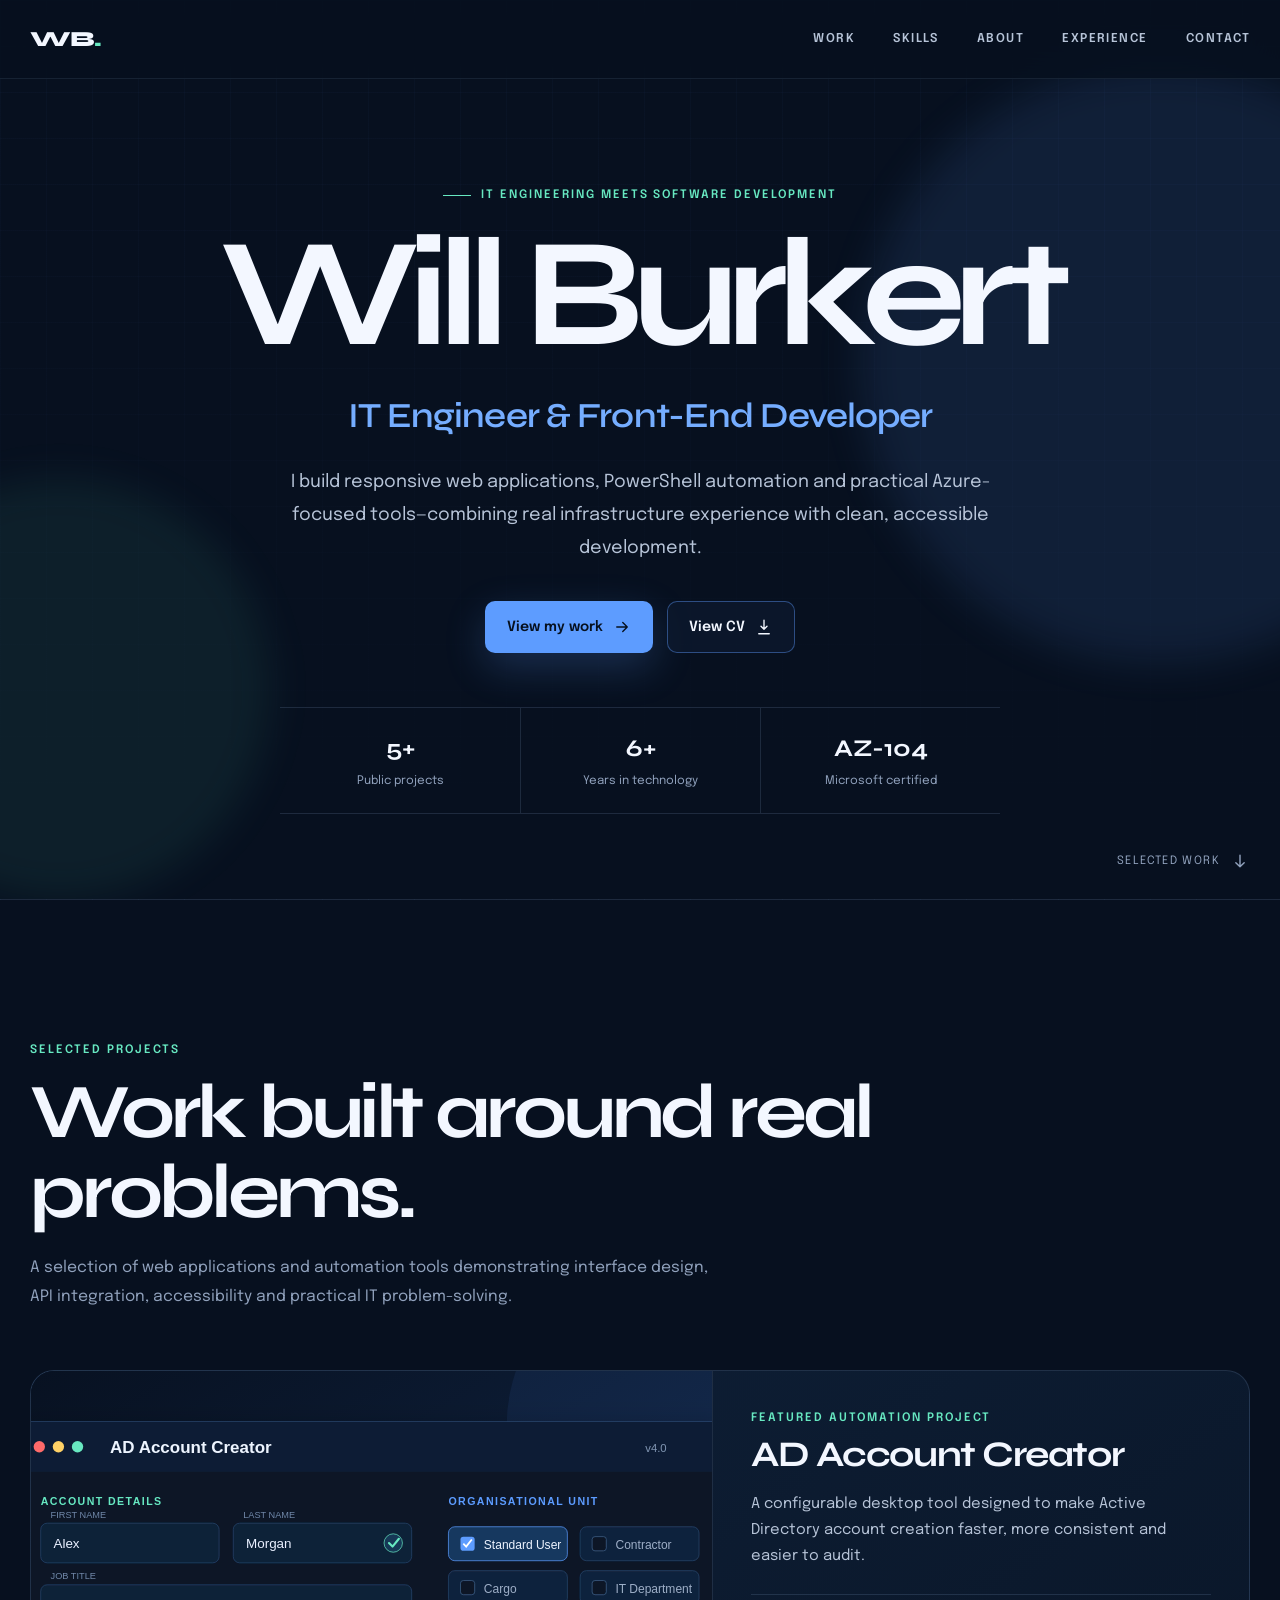
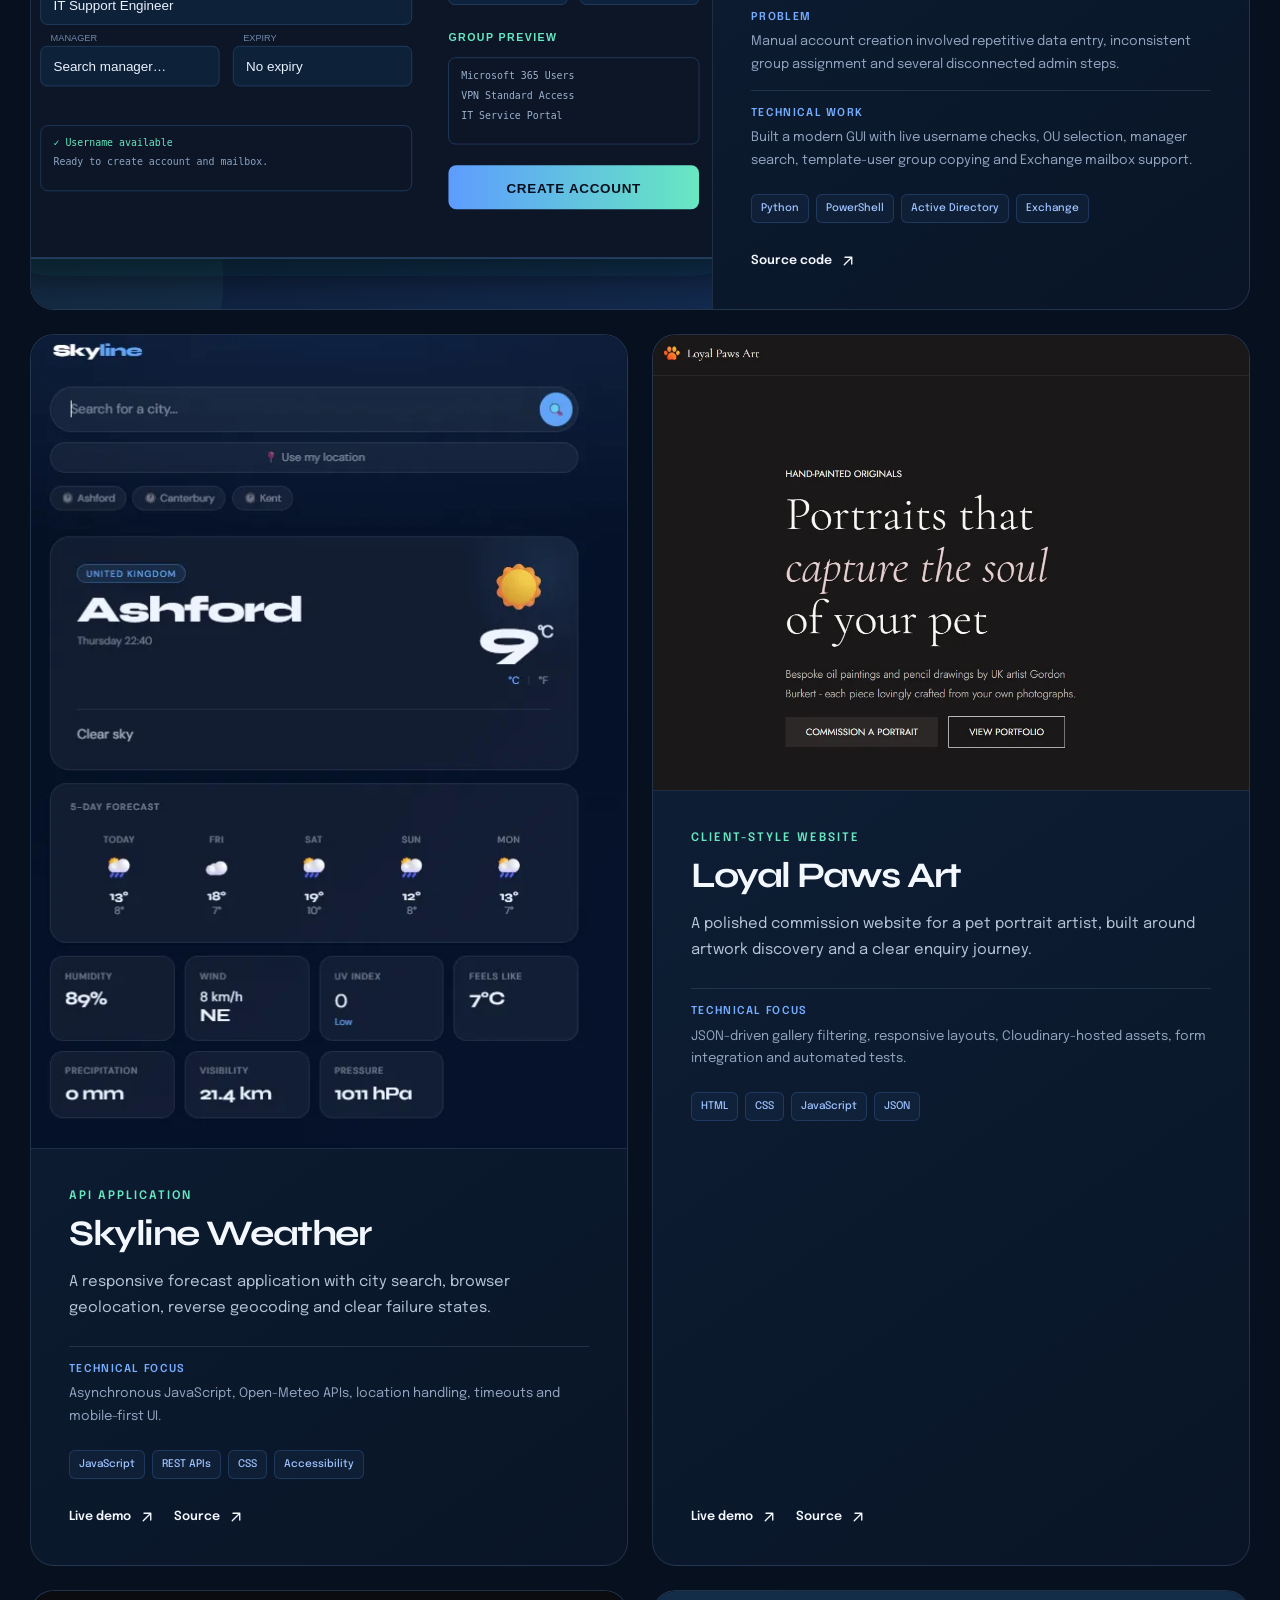
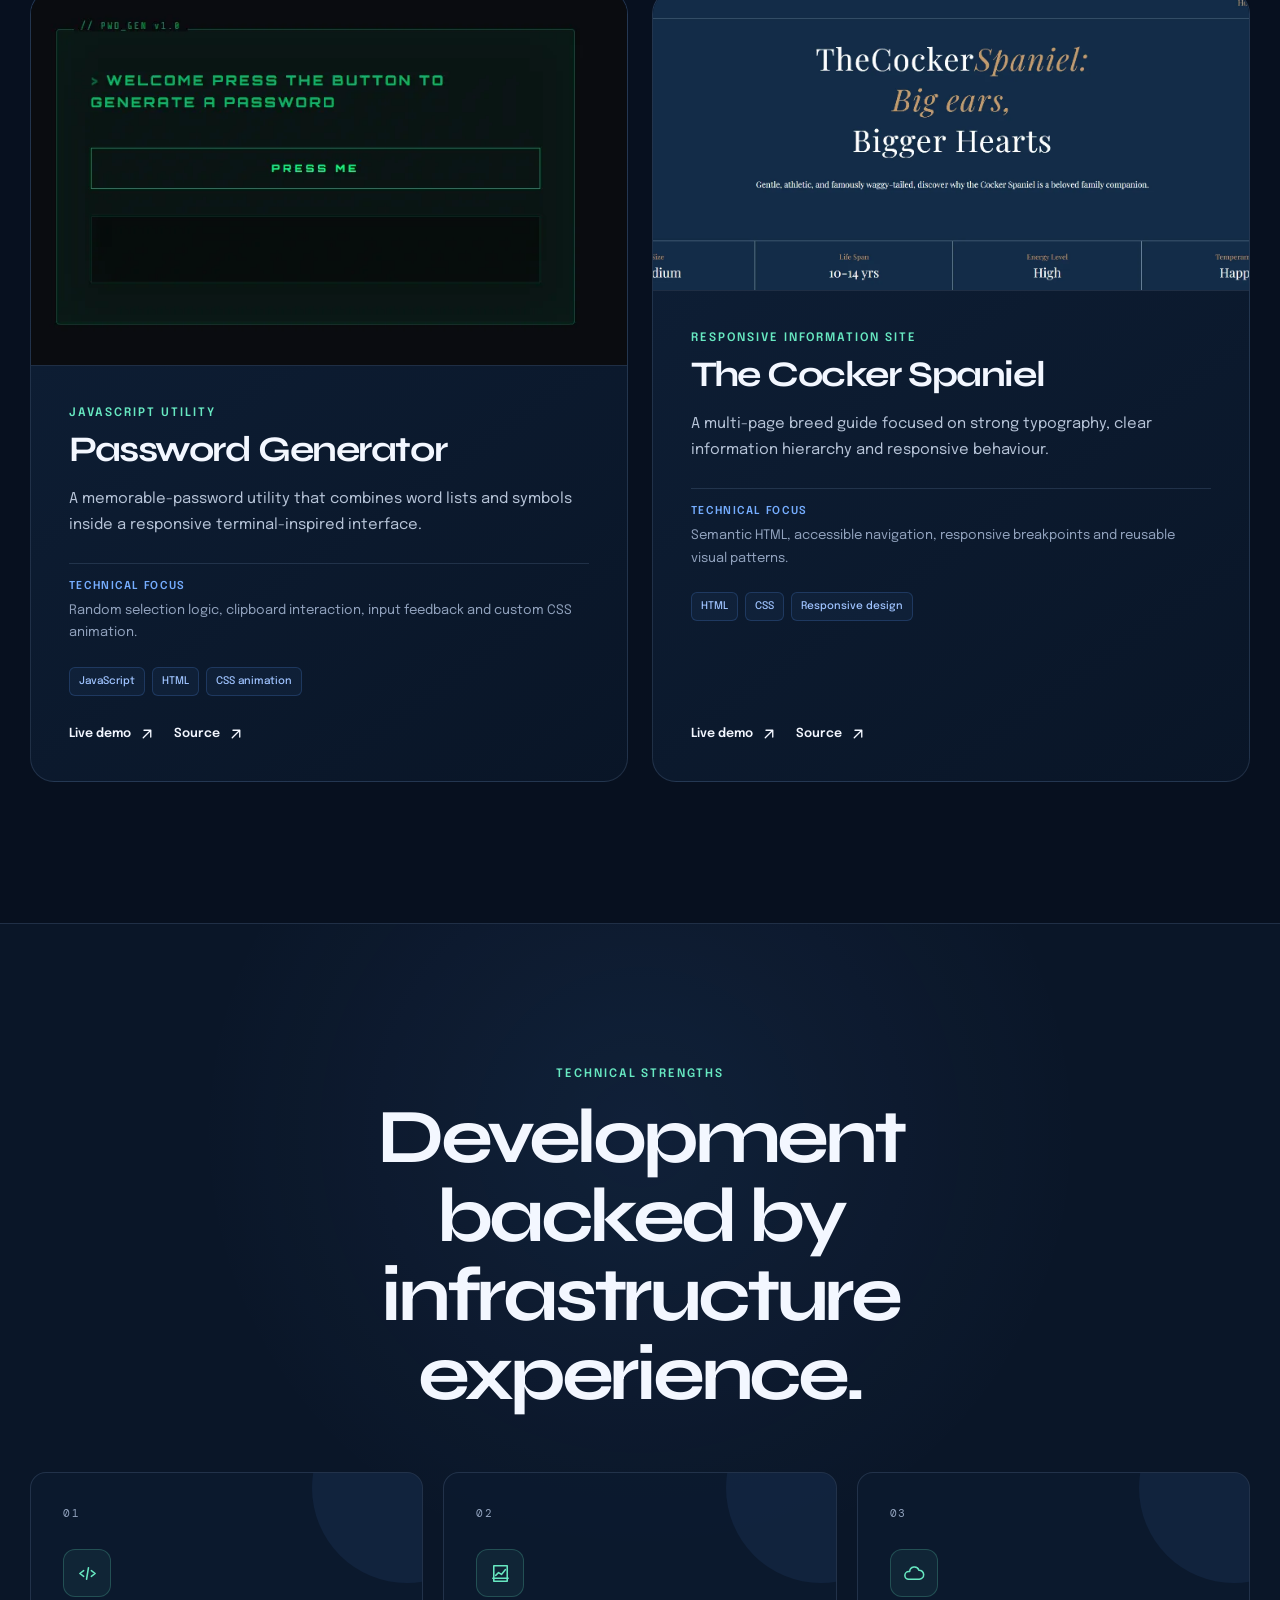
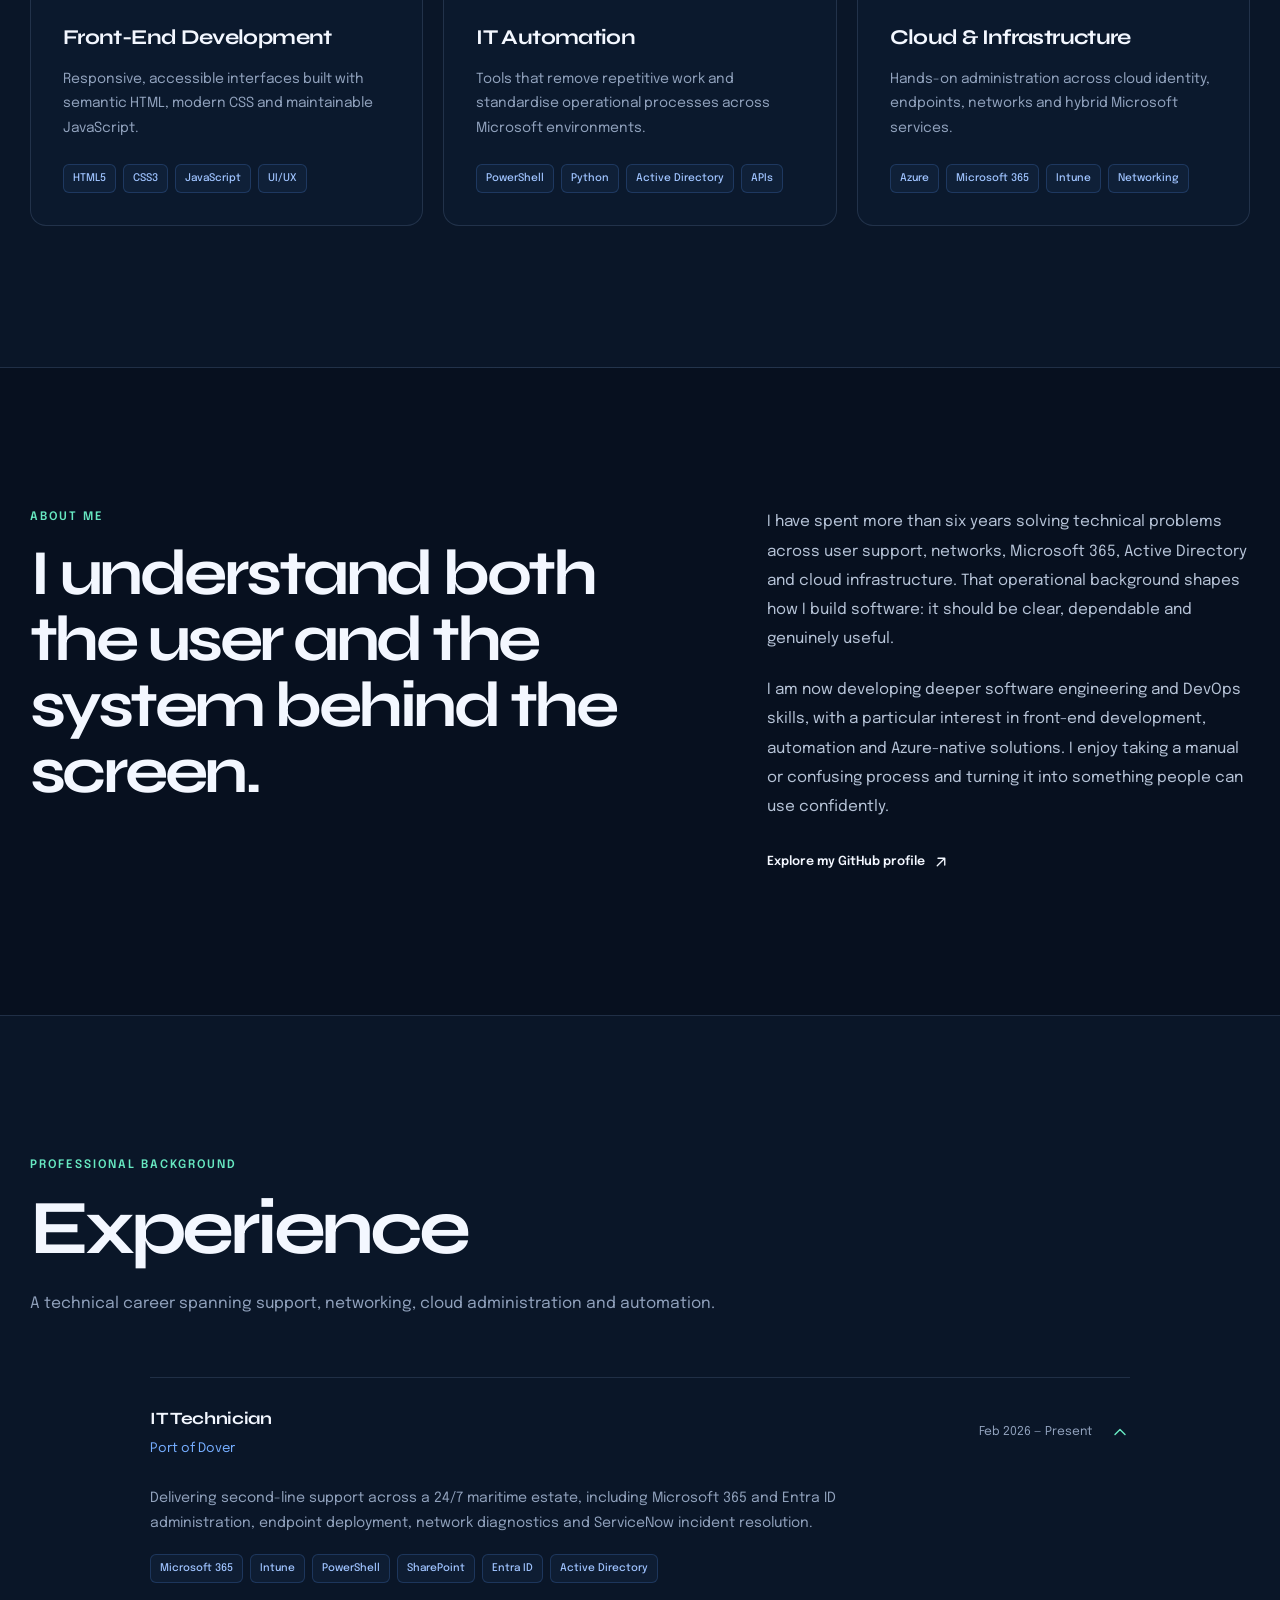
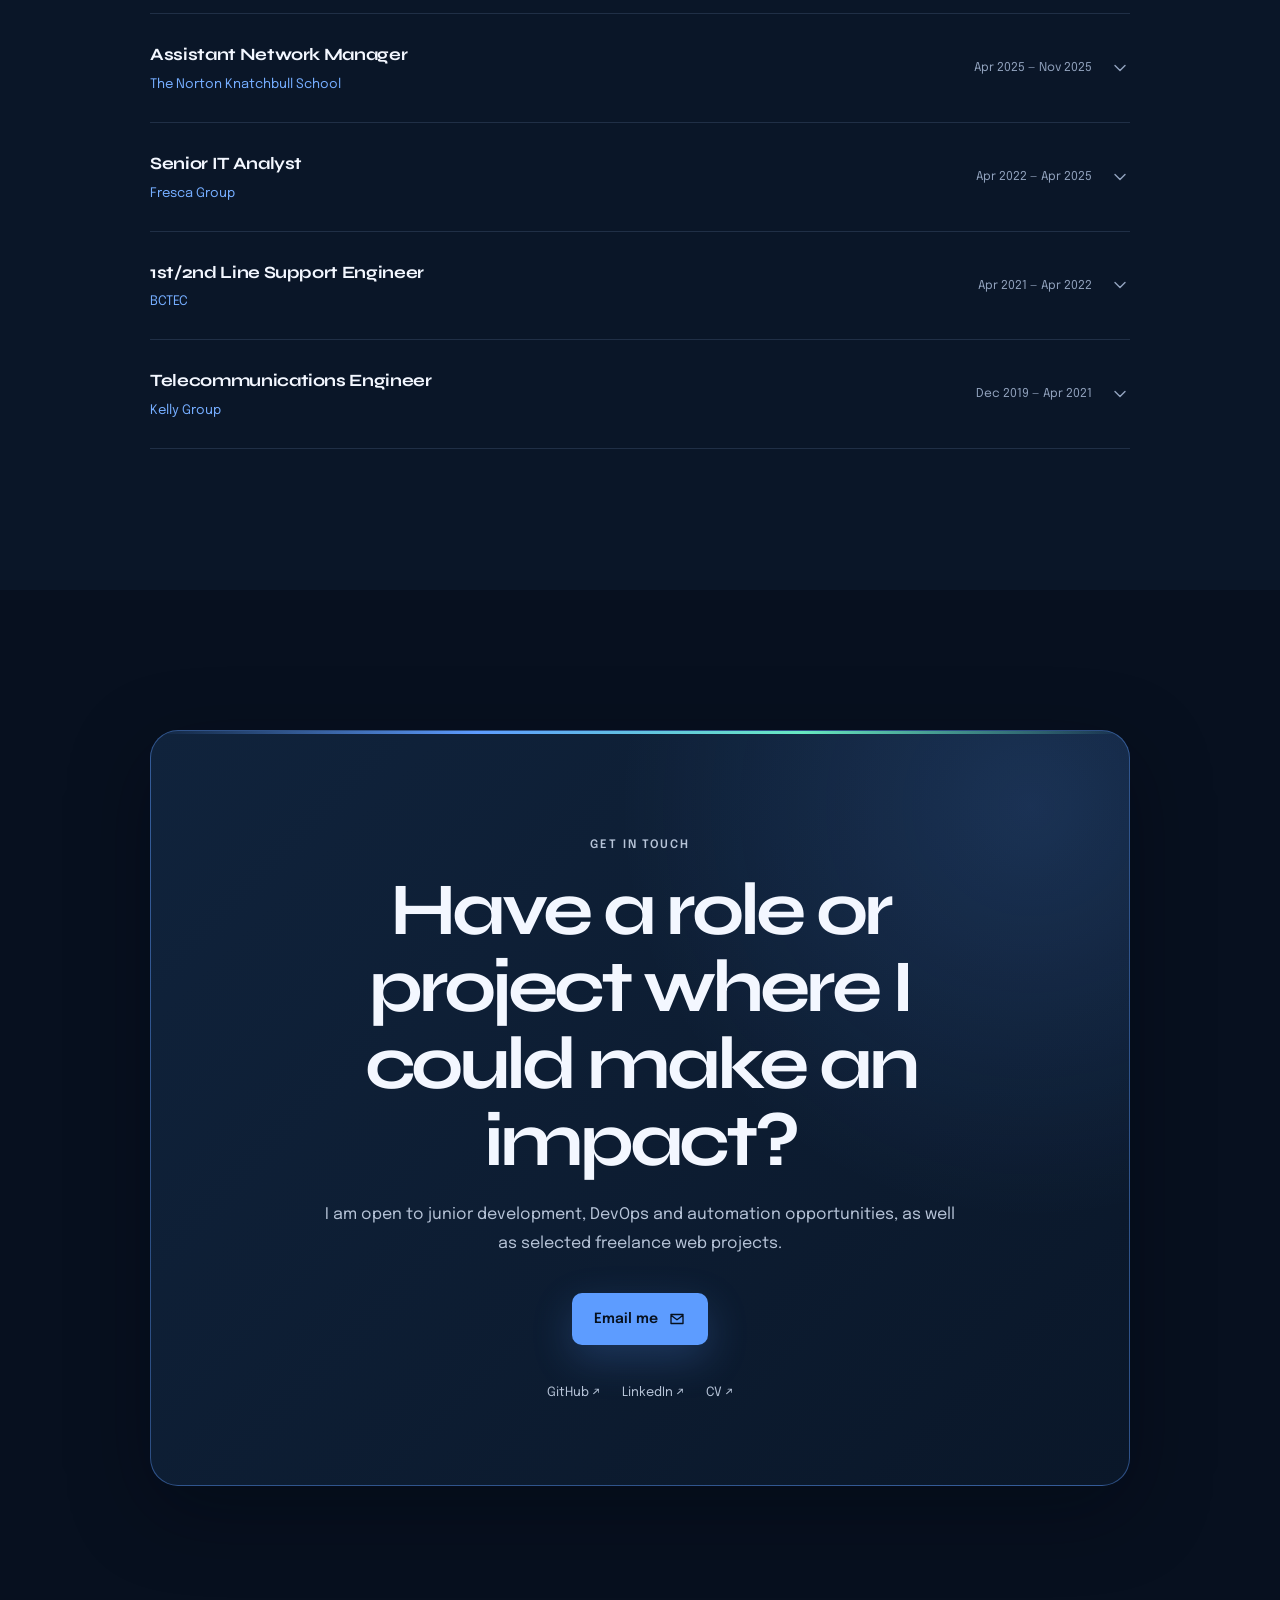
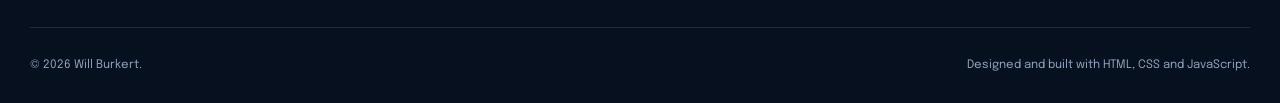
<file: index.html>
<!DOCTYPE html>
<html lang="en-GB">
<head>
    <meta charset="UTF-8">
    <meta name="viewport" content="width=device-width, initial-scale=1">
    <meta name="theme-color" content="#07101f">
    <meta name="description" content="Portfolio of Will Burkert, an IT engineer and front-end developer building responsive web applications, PowerShell automation and Azure-focused tools.">
    <meta name="author" content="Will Burkert">

    <meta property="og:title" content="Will Burkert | IT Engineer & Front-End Developer">
    <meta property="og:description" content="Web development, IT automation and cloud projects by Will Burkert.">
    <meta property="og:type" content="website">
    <meta property="og:url" content="https://hybrid965.github.io/portfolio/">
    <meta property="og:image" content="https://hybrid965.github.io/portfolio/assets/images/skyline.png">
    <meta property="og:image:alt" content="Preview of Will Burkert's Skyline Weather application">
    <meta name="twitter:card" content="summary_large_image">

    <title>Will Burkert | IT Engineer & Front-End Developer</title>
    <link rel="canonical" href="https://hybrid965.github.io/portfolio/">
    <link rel="icon" type="image/png" href="assets/images/briefcase.png">
    <link rel="preconnect" href="https://fonts.googleapis.com">
    <link rel="preconnect" href="https://fonts.gstatic.com" crossorigin>
    <link href="https://fonts.googleapis.com/css2?family=DM+Mono:wght@400;500&family=Epilogue:wght@300;400;500;600&family=Syne:wght@500;600;700;800&display=swap" rel="stylesheet">
    <link rel="stylesheet" href="assets/css/styles.css">
    <link rel="icon" type="image/png" href="assets/images/briefcase.png">

    <script type="application/ld+json">
    {
        "@context": "https://schema.org",
        "@type": "Person",
        "name": "Will Burkert",
        "url": "https://hybrid965.github.io/portfolio/",
        "jobTitle": "IT Engineer and Front-End Developer",
        "sameAs": [
            "https://github.com/Hybrid965",
            "https://www.linkedin.com/in/will-b-057810195/"
        ],
        "knowsAbout": [
            "Front-end development",
            "PowerShell automation",
            "Microsoft Azure",
            "Active Directory",
            "Microsoft 365"
        ]
    }
    </script>
</head>
<body>
    <a class="skip-link" href="#main-content">Skip to main content</a>

    <header class="site-header">
        <nav class="site-nav" aria-label="Primary navigation">
            <a class="brand syne" href="#home" aria-label="Will Burkert, home">WB<span>.</span></a>

            <button class="burger" type="button" aria-label="Open navigation" aria-expanded="false" aria-controls="nav-links">
                <span></span>
                <span></span>
                <span></span>
            </button>

            <div class="nav-links epilogue" id="nav-links">
                <a href="#work">Work</a>
                <a href="#skills">Skills</a>
                <a href="#about">About</a>
                <a href="#experience">Experience</a>
                <a href="#contact">Contact</a>
            </div>
        </nav>
    </header>

    <main id="main-content">
        <section class="hero" id="home" aria-labelledby="hero-title">
            <div class="hero-glow hero-glow-one" aria-hidden="true"></div>
            <div class="hero-glow hero-glow-two" aria-hidden="true"></div>

            <div class="hero-content">
                <p class="eyebrow epilogue"><span aria-hidden="true"></span> IT engineering meets software development</p>
                <h1 class="syne" id="hero-title">Will Burkert</h1>
                <p class="hero-role syne">IT Engineer &amp; Front-End Developer</p>
                <p class="hero-summary epilogue">
                    I build responsive web applications, PowerShell automation and practical Azure-focused tools—combining real infrastructure experience with clean, accessible development.
                </p>

                <div class="hero-actions">
                    <a class="button button-primary" href="#work">
                        View my work
                        <svg aria-hidden="true" viewBox="0 0 24 24"><path d="M5 12h14M13 6l6 6-6 6"/></svg>
                    </a>
                    <a class="button button-secondary" href="https://github.com/Hybrid965/portfolio/raw/refs/heads/main/assets/cv/WB%20CV.pdf" target="_blank" rel="noopener noreferrer">
                        View CV
                        <svg aria-hidden="true" viewBox="0 0 24 24"><path d="M12 3v12m0 0 4-4m-4 4-4-4M5 21h14"/></svg>
                    </a>
                </div>

                <dl class="hero-stats epilogue" aria-label="Career highlights">
                    <div>
                        <dt>5+</dt>
                        <dd>Public projects</dd>
                    </div>
                    <div>
                        <dt>6+</dt>
                        <dd>Years in technology</dd>
                    </div>
                    <div>
                        <dt>AZ-104</dt>
                        <dd>Microsoft certified</dd>
                    </div>
                </dl>
            </div>

            <a class="scroll-cue epilogue" href="#work">
                <span>Selected work</span>
                <svg aria-hidden="true" viewBox="0 0 24 24"><path d="M12 5v14m0 0 5-5m-5 5-5-5"/></svg>
            </a>
        </section>

        <section class="section work-section" id="work" aria-labelledby="work-title">
            <div class="section-heading">
                <p class="section-kicker epilogue">Selected projects</p>
                <h2 class="syne" id="work-title">Work built around real problems.</h2>
                <p class="section-intro epilogue">
                    A selection of web applications and automation tools demonstrating interface design, API integration, accessibility and practical IT problem-solving.
                </p>
            </div>

            <div class="project-grid">
                <article class="project-card project-featured">
                    <div class="project-media">
                        <img src="assets/images/ad-account-creator.svg" width="1200" height="760" alt="Stylised preview of the AD Account Creator desktop application">
                    </div>
                    <div class="project-content">
                        <div>
                            <p class="project-type epilogue">Featured automation project</p>
                            <h3 class="syne">AD Account Creator</h3>
                            <p class="project-summary epilogue">
                                A configurable desktop tool designed to make Active Directory account creation faster, more consistent and easier to audit.
                            </p>
                        </div>

                        <dl class="case-study epilogue">
                            <div>
                                <dt>Problem</dt>
                                <dd>Manual account creation involved repetitive data entry, inconsistent group assignment and several disconnected admin steps.</dd>
                            </div>
                            <div>
                                <dt>Technical work</dt>
                                <dd>Built a modern GUI with live username checks, OU selection, manager search, template-user group copying and Exchange mailbox support.</dd>
                            </div>
                        </dl>

                        <div class="tag-list epilogue" aria-label="Technologies used">
                            <span>Python</span>
                            <span>PowerShell</span>
                            <span>Active Directory</span>
                            <span>Exchange</span>
                        </div>

                        <div class="project-actions epilogue">
                            <a href="https://github.com/Hybrid965/PowerShell-ToolKit/tree/main/scripts/ad/ad%20user%20creator" target="_blank" rel="noopener noreferrer">
                                Source code
                                <svg aria-hidden="true" viewBox="0 0 24 24"><path d="M7 17 17 7M8 7h9v9"/></svg>
                            </a>
                        </div>
                    </div>
                </article>

                <article class="project-card">
                    <div class="project-media project-media-weather">
                        <img src="assets/images/skyline.webp" width="601" height="820" loading="lazy" decoding="async" alt="Skyline Weather application displaying the Ashford forecast">
                    </div>
                    <div class="project-content">
                        <div>
                            <p class="project-type epilogue">API application</p>
                            <h3 class="syne">Skyline Weather</h3>
                            <p class="project-summary epilogue">A responsive forecast application with city search, browser geolocation, reverse geocoding and clear failure states.</p>
                        </div>
                        <dl class="case-study epilogue">
                            <div>
                                <dt>Technical focus</dt>
                                <dd>Asynchronous JavaScript, Open-Meteo APIs, location handling, timeouts and mobile-first UI.</dd>
                            </div>
                        </dl>
                        <div class="tag-list epilogue"><span>JavaScript</span><span>REST APIs</span><span>CSS</span><span>Accessibility</span></div>
                        <div class="project-actions epilogue">
                            <a href="https://hybrid965.github.io/Skyline-Weather-App/" target="_blank" rel="noopener noreferrer">Live demo <svg aria-hidden="true" viewBox="0 0 24 24"><path d="M7 17 17 7M8 7h9v9"/></svg></a>
                            <a href="https://github.com/Hybrid965/Skyline-Weather-App" target="_blank" rel="noopener noreferrer">Source <svg aria-hidden="true" viewBox="0 0 24 24"><path d="M7 17 17 7M8 7h9v9"/></svg></a>
                        </div>
                    </div>
                </article>

                <article class="project-card">
                    <div class="project-media">
                        <img src="assets/images/loyalpawsart.webp" width="1098" height="839" loading="lazy" decoding="async" alt="Loyal Paws Art pet portrait website homepage">
                    </div>
                    <div class="project-content">
                        <div>
                            <p class="project-type epilogue">Client-style website</p>
                            <h3 class="syne">Loyal Paws Art</h3>
                            <p class="project-summary epilogue">A polished commission website for a pet portrait artist, built around artwork discovery and a clear enquiry journey.</p>
                        </div>
                        <dl class="case-study epilogue">
                            <div>
                                <dt>Technical focus</dt>
                                <dd>JSON-driven gallery filtering, responsive layouts, Cloudinary-hosted assets, form integration and automated tests.</dd>
                            </div>
                        </dl>
                        <div class="tag-list epilogue"><span>HTML</span><span>CSS</span><span>JavaScript</span><span>JSON</span></div>
                        <div class="project-actions epilogue">
                            <a href="https://hybrid965.github.io/loyal-paws-art/" target="_blank" rel="noopener noreferrer">Live demo <svg aria-hidden="true" viewBox="0 0 24 24"><path d="M7 17 17 7M8 7h9v9"/></svg></a>
                            <a href="https://github.com/Hybrid965/loyal-paws-art" target="_blank" rel="noopener noreferrer">Source <svg aria-hidden="true" viewBox="0 0 24 24"><path d="M7 17 17 7M8 7h9v9"/></svg></a>
                        </div>
                    </div>
                </article>

                <article class="project-card">
                    <div class="project-media">
                        <img src="assets/images/password-generator.webp" width="708" height="444" loading="lazy" decoding="async" alt="Terminal-themed memorable password generator interface">
                    </div>
                    <div class="project-content">
                        <div>
                            <p class="project-type epilogue">JavaScript utility</p>
                            <h3 class="syne">Password Generator</h3>
                            <p class="project-summary epilogue">A memorable-password utility that combines word lists and symbols inside a responsive terminal-inspired interface.</p>
                        </div>
                        <dl class="case-study epilogue">
                            <div>
                                <dt>Technical focus</dt>
                                <dd>Random selection logic, clipboard interaction, input feedback and custom CSS animation.</dd>
                            </div>
                        </dl>
                        <div class="tag-list epilogue"><span>JavaScript</span><span>HTML</span><span>CSS animation</span></div>
                        <div class="project-actions epilogue">
                            <a href="https://hybrid965.github.io/password-generator/" target="_blank" rel="noopener noreferrer">Live demo <svg aria-hidden="true" viewBox="0 0 24 24"><path d="M7 17 17 7M8 7h9v9"/></svg></a>
                            <a href="https://github.com/Hybrid965/password-generator" target="_blank" rel="noopener noreferrer">Source <svg aria-hidden="true" viewBox="0 0 24 24"><path d="M7 17 17 7M8 7h9v9"/></svg></a>
                        </div>
                    </div>
                </article>

                <article class="project-card">
                    <div class="project-media">
                        <img src="assets/images/thecockerspaniel.webp" width="1881" height="735" loading="lazy" decoding="async" alt="The Cocker Spaniel breed information website homepage">
                    </div>
                    <div class="project-content">
                        <div>
                            <p class="project-type epilogue">Responsive information site</p>
                            <h3 class="syne">The Cocker Spaniel</h3>
                            <p class="project-summary epilogue">A multi-page breed guide focused on strong typography, clear information hierarchy and responsive behaviour.</p>
                        </div>
                        <dl class="case-study epilogue">
                            <div>
                                <dt>Technical focus</dt>
                                <dd>Semantic HTML, accessible navigation, responsive breakpoints and reusable visual patterns.</dd>
                            </div>
                        </dl>
                        <div class="tag-list epilogue"><span>HTML</span><span>CSS</span><span>Responsive design</span></div>
                        <div class="project-actions epilogue">
                            <a href="https://hybrid965.github.io/the-cocker-spaniel/" target="_blank" rel="noopener noreferrer">Live demo <svg aria-hidden="true" viewBox="0 0 24 24"><path d="M7 17 17 7M8 7h9v9"/></svg></a>
                            <a href="https://github.com/Hybrid965/the-cocker-spaniel" target="_blank" rel="noopener noreferrer">Source <svg aria-hidden="true" viewBox="0 0 24 24"><path d="M7 17 17 7M8 7h9v9"/></svg></a>
                        </div>
                    </div>
                </article>
            </div>
        </section>

        <section class="section skills-section" id="skills" aria-labelledby="skills-title">
            <div class="section-heading section-heading-centred">
                <p class="section-kicker epilogue">Technical strengths</p>
                <h2 class="syne" id="skills-title">Development backed by infrastructure experience.</h2>
            </div>

            <div class="skills-grid">
                <article class="skill-card">
                    <p class="skill-number dm-mono">01</p>
                    <div class="skill-icon" aria-hidden="true">
                        <svg viewBox="0 0 24 24"><path d="m8 9-4 3 4 3m8-6 4 3-4 3m-3-9-2 12"/></svg>
                    </div>
                    <h3 class="syne">Front-End Development</h3>
                    <p class="epilogue">Responsive, accessible interfaces built with semantic HTML, modern CSS and maintainable JavaScript.</p>
                    <div class="tag-list epilogue"><span>HTML5</span><span>CSS3</span><span>JavaScript</span><span>UI/UX</span></div>
                </article>

                <article class="skill-card">
                    <p class="skill-number dm-mono">02</p>
                    <div class="skill-icon" aria-hidden="true">
                        <svg viewBox="0 0 24 24"><path d="M4 17h16M7 14l3-3 3 2 4-5M5 4h14v16H5z"/></svg>
                    </div>
                    <h3 class="syne">IT Automation</h3>
                    <p class="epilogue">Tools that remove repetitive work and standardise operational processes across Microsoft environments.</p>
                    <div class="tag-list epilogue"><span>PowerShell</span><span>Python</span><span>Active Directory</span><span>APIs</span></div>
                </article>

                <article class="skill-card">
                    <p class="skill-number dm-mono">03</p>
                    <div class="skill-icon" aria-hidden="true">
                        <svg viewBox="0 0 24 24"><path d="M7 18a4 4 0 0 1 0-8h1a5 5 0 0 1 9.7-1.5A4.5 4.5 0 1 1 18 18Z"/></svg>
                    </div>
                    <h3 class="syne">Cloud &amp; Infrastructure</h3>
                    <p class="epilogue">Hands-on administration across cloud identity, endpoints, networks and hybrid Microsoft services.</p>
                    <div class="tag-list epilogue"><span>Azure</span><span>Microsoft 365</span><span>Intune</span><span>Networking</span></div>
                </article>
            </div>
        </section>

        <section class="section about-section" id="about" aria-labelledby="about-title">
            <div class="about-layout">
                <div class="about-heading">
                    <p class="section-kicker epilogue">About me</p>
                    <h2 class="syne" id="about-title">I understand both the user and the system behind the screen.</h2>
                </div>
                <div class="about-copy epilogue">
                    <p>
                        I have spent more than six years solving technical problems across user support, networks, Microsoft 365, Active Directory and cloud infrastructure. That operational background shapes how I build software: it should be clear, dependable and genuinely useful.
                    </p>
                    <p>
                        I am now developing deeper software engineering and DevOps skills, with a particular interest in front-end development, automation and Azure-native solutions. I enjoy taking a manual or confusing process and turning it into something people can use confidently.
                    </p>
                    <a class="text-link" href="https://github.com/Hybrid965" target="_blank" rel="noopener noreferrer">
                        Explore my GitHub profile
                        <svg aria-hidden="true" viewBox="0 0 24 24"><path d="M7 17 17 7M8 7h9v9"/></svg>
                    </a>
                </div>
            </div>
        </section>

        <section class="section experience-section" id="experience" aria-labelledby="experience-title">
            <div class="section-heading">
                <p class="section-kicker epilogue">Professional background</p>
                <h2 class="syne" id="experience-title">Experience</h2>
                <p class="section-intro epilogue">A technical career spanning support, networking, cloud administration and automation.</p>
            </div>

            <div class="experience-list">
                <article class="experience-item is-open">
                    <h3>
                        <button class="experience-toggle" type="button" aria-expanded="true" aria-controls="experience-port-body" id="experience-port-button">
                            <span class="experience-main">
                                <span class="experience-role syne">IT Technician</span>
                                <span class="experience-company epilogue">Port of Dover</span>
                            </span>
                            <span class="experience-meta">
                                <span class="experience-date epilogue">Feb 2026 — Present</span>
                                <svg aria-hidden="true" viewBox="0 0 24 24"><path d="m6 9 6 6 6-6"/></svg>
                            </span>
                        </button>
                    </h3>
                    <div class="experience-panel" id="experience-port-body" role="region" aria-labelledby="experience-port-button">
                        <div class="experience-panel-inner">
                            <p class="epilogue">Delivering second-line support across a 24/7 maritime estate, including Microsoft 365 and Entra ID administration, endpoint deployment, network diagnostics and ServiceNow incident resolution.</p>
                            <div class="tag-list epilogue"><span>Microsoft 365</span><span>Intune</span><span>PowerShell</span><span>SharePoint</span><span>Entra ID</span><span>Active Directory</span></div>
                        </div>
                    </div>
                </article>

                <article class="experience-item">
                    <h3>
                        <button class="experience-toggle" type="button" aria-expanded="false" aria-controls="experience-school-body" id="experience-school-button">
                            <span class="experience-main"><span class="experience-role syne">Assistant Network Manager</span><span class="experience-company epilogue">The Norton Knatchbull School</span></span>
                            <span class="experience-meta"><span class="experience-date epilogue">Apr 2025 — Nov 2025</span><svg aria-hidden="true" viewBox="0 0 24 24"><path d="m6 9 6 6 6-6"/></svg></span>
                        </button>
                    </h3>
                    <div class="experience-panel" id="experience-school-body" role="region" aria-labelledby="experience-school-button" hidden>
                        <div class="experience-panel-inner">
                            <p class="epilogue">Managed core network services, firewalls and Wi-Fi alongside hybrid identity, Azure, Intune and Microsoft 365 administration. Delivered upgrades, documentation and patching across the estate.</p>
                            <div class="tag-list epilogue"><span>Cisco networking</span><span>Azure</span><span>Intune</span><span>Active Directory</span><span>Wi-Fi</span><span>Group Policy</span></div>
                        </div>
                    </div>
                </article>

                <article class="experience-item">
                    <h3>
                        <button class="experience-toggle" type="button" aria-expanded="false" aria-controls="experience-fresca-body" id="experience-fresca-button">
                            <span class="experience-main"><span class="experience-role syne">Senior IT Analyst</span><span class="experience-company epilogue">Fresca Group</span></span>
                            <span class="experience-meta"><span class="experience-date epilogue">Apr 2022 — Apr 2025</span><svg aria-hidden="true" viewBox="0 0 24 24"><path d="m6 9 6 6 6-6"/></svg></span>
                        </button>
                    </h3>
                    <div class="experience-panel" id="experience-fresca-body" role="region" aria-labelledby="experience-fresca-button" hidden>
                        <div class="experience-panel-inner">
                            <p class="epilogue">Oversaw helpdesk operations and hybrid infrastructure across Active Directory, Azure and Microsoft 365. Delivered SharePoint and OneDrive migrations, network changes, backup processes and custom internal tooling.</p>
                            <div class="tag-list epilogue"><span>PowerShell</span><span>Microsoft 365</span><span>Azure</span><span>SharePoint</span><span>VLANs</span><span>Backups</span></div>
                        </div>
                    </div>
                </article>

                <article class="experience-item">
                    <h3>
                        <button class="experience-toggle" type="button" aria-expanded="false" aria-controls="experience-bctec-body" id="experience-bctec-button">
                            <span class="experience-main"><span class="experience-role syne">1st/2nd Line Support Engineer</span><span class="experience-company epilogue">BCTEC</span></span>
                            <span class="experience-meta"><span class="experience-date epilogue">Apr 2021 — Apr 2022</span><svg aria-hidden="true" viewBox="0 0 24 24"><path d="m6 9 6 6 6-6"/></svg></span>
                        </button>
                    </h3>
                    <div class="experience-panel" id="experience-bctec-body" role="region" aria-labelledby="experience-bctec-button" hidden>
                        <div class="experience-panel-inner">
                            <p class="epilogue">Provided hardware, software, server and network support while administering users through Active Directory and Group Policy. Supported Microsoft 365, SharePoint and mobile-device management.</p>
                            <div class="tag-list epilogue"><span>Windows Server</span><span>Active Directory</span><span>Group Policy</span><span>Microsoft 365</span><span>MDM</span></div>
                        </div>
                    </div>
                </article>

                <article class="experience-item">
                    <h3>
                        <button class="experience-toggle" type="button" aria-expanded="false" aria-controls="experience-kelly-body" id="experience-kelly-button">
                            <span class="experience-main"><span class="experience-role syne">Telecommunications Engineer</span><span class="experience-company epilogue">Kelly Group</span></span>
                            <span class="experience-meta"><span class="experience-date epilogue">Dec 2019 — Apr 2021</span><svg aria-hidden="true" viewBox="0 0 24 24"><path d="m6 9 6 6 6-6"/></svg></span>
                        </button>
                    </h3>
                    <div class="experience-panel" id="experience-kelly-body" role="region" aria-labelledby="experience-kelly-button" hidden>
                        <div class="experience-panel-inner">
                            <p class="epilogue">Installed, maintained and fault-found copper telephone infrastructure across poles, cabinets, underground cabling and customer premises.</p>
                            <div class="tag-list epilogue"><span>Fault diagnosis</span><span>Copper cabling</span><span>Fibre installation</span><span>Field engineering</span></div>
                        </div>
                    </div>
                </article>
            </div>
        </section>

        <section class="section contact-section" id="contact" aria-labelledby="contact-title">
            <div class="contact-card">
                <p class="section-kicker epilogue">Get in touch</p>
                <h2 class="syne" id="contact-title">Have a role or project where I could make an impact?</h2>
                <p class="epilogue">I am open to junior development, DevOps and automation opportunities, as well as selected freelance web projects.</p>
                <a class="button button-primary" href="mailto:Willburkert96@gmail.com">
                    Email me
                    <svg aria-hidden="true" viewBox="0 0 24 24"><path d="M4 6h16v12H4zM4 7l8 6 8-6"/></svg>
                </a>
                <div class="contact-links epilogue">
                    <a href="https://github.com/Hybrid965" target="_blank" rel="noopener noreferrer">GitHub <span aria-hidden="true">↗</span></a>
                    <a href="https://www.linkedin.com/in/will-b-057810195/" target="_blank" rel="noopener noreferrer">LinkedIn <span aria-hidden="true">↗</span></a>
                    <a href="https://github.com/Hybrid965/portfolio/blob/main/assets/cv/Will_Burkert_CV.pdf" target="_blank" rel="noopener noreferrer">CV <span aria-hidden="true">↗</span></a>
                </div>
            </div>
        </section>
    </main>

    <footer class="site-footer epilogue">
        <p>© <span id="current-year">2026</span> Will Burkert.</p>
        <p>Designed and built with HTML, CSS and JavaScript.</p>
    </footer>

    <script src="assets/js/main.js" defer></script>
</body>
</html>
</file>
<file: assets/css/styles.css>
:root {
    --bg: #07101f;
    --bg-soft: #0a1628;
    --panel: #0d1b30;
    --panel-strong: #10223b;
    --text: #f3f7ff;
    --muted: #91a2bd;
    --muted-strong: #b7c4d8;
    --line: rgba(151, 179, 220, 0.16);
    --line-strong: rgba(93, 156, 255, 0.42);
    --blue: #5d9cff;
    --blue-bright: #75adff;
    --green: #67e8c1;
    --shadow: 0 24px 80px rgba(0, 5, 15, 0.36);
    --radius-large: 24px;
    --radius-medium: 16px;
    --content-width: 1220px;
    --nav-height: 78px;
}

* {
    box-sizing: border-box;
    margin: 0;
    padding: 0;
}

html {
    scroll-behavior: smooth;
    scroll-padding-top: calc(var(--nav-height) + 22px);
}

body {
    min-width: 320px;
    overflow-x: hidden;
    background: var(--bg);
    color: var(--text);
    font-family: "Epilogue", system-ui, -apple-system, BlinkMacSystemFont, "Segoe UI", sans-serif;
    line-height: 1.6;
    -webkit-font-smoothing: antialiased;
}

body.nav-open {
    overflow: hidden;
}

img,
svg {
    display: block;
    max-width: 100%;
}

button,
a {
    font: inherit;
}

a {
    color: inherit;
    text-decoration: none;
}

button {
    color: inherit;
}

.syne {
    font-family: "Syne", system-ui, sans-serif;
}

.epilogue {
    font-family: "Epilogue", system-ui, sans-serif;
}

.dm-mono {
    font-family: "DM Mono", monospace;
}

.skip-link {
    position: fixed;
    top: 10px;
    left: 10px;
    z-index: 2000;
    padding: 10px 14px;
    border-radius: 8px;
    background: var(--text);
    color: var(--bg);
    transform: translateY(-160%);
    transition: transform 160ms ease;
}

.skip-link:focus {
    transform: translateY(0);
}

:focus-visible {
    outline: 3px solid var(--green);
    outline-offset: 4px;
}

.site-header {
    position: fixed;
    inset: 0 0 auto;
    z-index: 1000;
    border-bottom: 1px solid rgba(151, 179, 220, 0.11);
    background: rgba(7, 16, 31, 0.82);
    backdrop-filter: blur(18px);
}

.site-nav {
    width: min(calc(100% - 40px), var(--content-width));
    height: var(--nav-height);
    margin: 0 auto;
    display: flex;
    align-items: center;
    justify-content: space-between;
}

.brand {
    font-size: 1.35rem;
    font-weight: 800;
    letter-spacing: -0.04em;
}

.brand span {
    color: var(--green);
}

.nav-links {
    display: flex;
    align-items: center;
    gap: clamp(18px, 3vw, 38px);
}

.nav-links a {
    position: relative;
    padding: 12px 0;
    color: var(--muted-strong);
    font-size: 0.76rem;
    font-weight: 600;
    letter-spacing: 0.12em;
    text-transform: uppercase;
    transition: color 180ms ease;
}

.nav-links a::after {
    content: "";
    position: absolute;
    left: 0;
    bottom: 5px;
    width: 100%;
    height: 1px;
    background: var(--green);
    transform: scaleX(0);
    transform-origin: right;
    transition: transform 180ms ease;
}

.nav-links a:hover,
.nav-links a.is-active {
    color: var(--text);
}

.nav-links a:hover::after,
.nav-links a.is-active::after {
    transform: scaleX(1);
    transform-origin: left;
}

.burger {
    display: none;
    width: 44px;
    height: 44px;
    align-items: center;
    justify-content: center;
    flex-direction: column;
    gap: 5px;
    border: 1px solid var(--line);
    border-radius: 10px;
    background: var(--panel);
    cursor: pointer;
}

.burger span {
    width: 20px;
    height: 2px;
    border-radius: 999px;
    background: var(--text);
    transition: transform 180ms ease, opacity 180ms ease;
}

.burger[aria-expanded="true"] span:nth-child(1) {
    transform: translateY(7px) rotate(45deg);
}

.burger[aria-expanded="true"] span:nth-child(2) {
    opacity: 0;
}

.burger[aria-expanded="true"] span:nth-child(3) {
    transform: translateY(-7px) rotate(-45deg);
}

.hero {
    position: relative;
    min-height: 100svh;
    padding: calc(var(--nav-height) + 80px) 20px 64px;
    display: grid;
    place-items: center;
    overflow: hidden;
    border-bottom: 1px solid var(--line);
    background:
        linear-gradient(rgba(93, 156, 255, 0.035) 1px, transparent 1px),
        linear-gradient(90deg, rgba(93, 156, 255, 0.035) 1px, transparent 1px),
        var(--bg);
    background-size: 46px 46px;
}

.hero::before {
    content: "";
    position: absolute;
    inset: 0;
    background: linear-gradient(to bottom, rgba(7, 16, 31, 0.15), var(--bg) 93%);
    pointer-events: none;
}

.hero-glow {
    position: absolute;
    border-radius: 50%;
    filter: blur(20px);
    pointer-events: none;
}

.hero-glow-one {
    width: 600px;
    height: 600px;
    top: 7%;
    right: -180px;
    background: rgba(93, 156, 255, 0.11);
}

.hero-glow-two {
    width: 420px;
    height: 420px;
    bottom: 0;
    left: -150px;
    background: rgba(103, 232, 193, 0.07);
}

.hero-content {
    position: relative;
    z-index: 1;
    width: min(100%, 1080px);
    text-align: center;
}

.eyebrow,
.section-kicker,
.project-type {
    color: var(--green);
    font-size: 0.73rem;
    font-weight: 600;
    letter-spacing: 0.17em;
    text-transform: uppercase;
}

.eyebrow {
    display: inline-flex;
    align-items: center;
    gap: 10px;
    margin-bottom: 24px;
}

.eyebrow span {
    width: 28px;
    height: 1px;
    background: var(--green);
}

.hero h1 {
    font-size: clamp(4.1rem, 12vw, 10rem);
    line-height: 0.85;
    letter-spacing: -0.075em;
}

.hero-role {
    margin-top: 28px;
    color: var(--blue-bright);
    font-size: clamp(1.35rem, 3vw, 2.2rem);
    font-weight: 600;
    letter-spacing: -0.025em;
}

.hero-summary {
    width: min(100%, 720px);
    margin: 22px auto 0;
    color: var(--muted-strong);
    font-size: clamp(0.98rem, 2vw, 1.12rem);
    line-height: 1.85;
}

.hero-actions {
    margin-top: 36px;
    display: flex;
    justify-content: center;
    flex-wrap: wrap;
    gap: 14px;
}

.button {
    min-height: 52px;
    display: inline-flex;
    align-items: center;
    justify-content: center;
    gap: 10px;
    padding: 13px 21px;
    border: 1px solid transparent;
    border-radius: 10px;
    font-size: 0.88rem;
    font-weight: 600;
    transition: transform 180ms ease, background 180ms ease, border-color 180ms ease, color 180ms ease;
}

.button svg,
.text-link svg,
.project-actions svg {
    width: 18px;
    height: 18px;
    fill: none;
    stroke: currentColor;
    stroke-linecap: round;
    stroke-linejoin: round;
    stroke-width: 1.8;
}

.button:hover {
    transform: translateY(-2px);
}

.button-primary {
    background: var(--blue);
    color: #06101e;
    box-shadow: 0 14px 40px rgba(93, 156, 255, 0.22);
}

.button-primary:hover {
    background: var(--blue-bright);
}

.button-secondary {
    border-color: var(--line-strong);
    background: rgba(13, 27, 48, 0.7);
    color: var(--text);
}

.button-secondary:hover {
    border-color: var(--green);
    color: var(--green);
}

.hero-stats {
    width: min(100%, 720px);
    margin: 54px auto 0;
    display: grid;
    grid-template-columns: repeat(3, 1fr);
    border-top: 1px solid var(--line);
    border-bottom: 1px solid var(--line);
}

.hero-stats div {
    padding: 22px 14px;
}

.hero-stats div + div {
    border-left: 1px solid var(--line);
}

.hero-stats dt {
    color: var(--text);
    font-family: "Syne", sans-serif;
    font-size: 1.5rem;
    font-weight: 700;
}

.hero-stats dd {
    margin-top: 3px;
    color: var(--muted);
    font-size: 0.74rem;
}

.scroll-cue {
    position: absolute;
    z-index: 1;
    bottom: 28px;
    right: max(20px, calc((100vw - var(--content-width)) / 2));
    display: inline-flex;
    align-items: center;
    gap: 10px;
    color: var(--muted);
    font-size: 0.72rem;
    letter-spacing: 0.12em;
    text-transform: uppercase;
}

.scroll-cue svg {
    width: 20px;
    height: 20px;
    fill: none;
    stroke: currentColor;
    stroke-width: 1.7;
    stroke-linecap: round;
    stroke-linejoin: round;
    animation: float-down 1.8s ease-in-out infinite;
}

@keyframes float-down {
    50% { transform: translateY(5px); }
}

.section {
    padding: clamp(90px, 11vw, 150px) 20px;
}

.section-heading {
    width: min(100%, var(--content-width));
    margin: 0 auto 58px;
}

.section-heading-centred {
    max-width: 800px;
    text-align: center;
}

.section-heading h2,
.about-heading h2 {
    max-width: 900px;
    margin-top: 14px;
    font-size: clamp(2.6rem, 6vw, 5.1rem);
    line-height: 1.03;
    letter-spacing: -0.055em;
}

.section-intro {
    max-width: 690px;
    margin-top: 22px;
    color: var(--muted);
    font-size: 0.98rem;
    line-height: 1.85;
}

.work-section {
    background: var(--bg);
}

.project-grid {
    width: min(100%, var(--content-width));
    margin: 0 auto;
    display: grid;
    grid-template-columns: repeat(2, minmax(0, 1fr));
    gap: 24px;
}

.project-card {
    min-width: 0;
    display: flex;
    flex-direction: column;
    overflow: hidden;
    border: 1px solid var(--line);
    border-radius: var(--radius-large);
    background: linear-gradient(145deg, rgba(16, 34, 59, 0.92), rgba(10, 22, 40, 0.92));
    box-shadow: 0 0 0 rgba(0, 0, 0, 0);
    transition: transform 220ms ease, border-color 220ms ease, box-shadow 220ms ease;
}

.project-card:hover {
    transform: translateY(-6px);
    border-color: var(--line-strong);
    box-shadow: var(--shadow);
}

.project-featured {
    grid-column: 1 / -1;
    display: grid;
    grid-template-columns: minmax(0, 1.12fr) minmax(420px, 0.88fr);
}

.project-media {
    position: relative;
    min-height: 300px;
    overflow: hidden;
    border-bottom: 1px solid var(--line);
    background: #081426;
}

.project-featured .project-media {
    min-height: 100%;
    border-right: 1px solid var(--line);
    border-bottom: 0;
}

.project-media img {
    width: 100%;
    height: 100%;
    object-fit: cover;
    transition: transform 380ms ease;
}

.project-card:hover .project-media img {
    transform: scale(1.025);
}

.project-media-weather img {
    object-position: center 18%;
}

.project-content {
    flex: 1;
    padding: clamp(24px, 4vw, 38px);
    display: flex;
    flex-direction: column;
}

.project-content h3 {
    margin-top: 8px;
    font-size: clamp(1.55rem, 3vw, 2.25rem);
    line-height: 1.12;
    letter-spacing: -0.04em;
}

.project-summary {
    margin-top: 15px;
    color: var(--muted-strong);
    font-size: 0.93rem;
    line-height: 1.75;
}

.case-study {
    margin-top: 25px;
    display: grid;
    gap: 14px;
}

.case-study div {
    padding-top: 14px;
    border-top: 1px solid var(--line);
}

.case-study dt {
    margin-bottom: 5px;
    color: var(--blue-bright);
    font-size: 0.68rem;
    font-weight: 600;
    letter-spacing: 0.12em;
    text-transform: uppercase;
}

.case-study dd {
    color: var(--muted);
    font-size: 0.82rem;
    line-height: 1.7;
}

.tag-list {
    display: flex;
    flex-wrap: wrap;
    gap: 7px;
}

.project-content > .tag-list {
    margin-top: 22px;
}

.tag-list span {
    padding: 5px 9px;
    border: 1px solid rgba(93, 156, 255, 0.2);
    border-radius: 6px;
    background: rgba(93, 156, 255, 0.055);
    color: #9fc3ff;
    font-size: 0.66rem;
    font-weight: 500;
}

.project-actions {
    margin-top: auto;
    padding-top: 28px;
    display: flex;
    flex-wrap: wrap;
    gap: 18px;
}

.project-actions a,
.text-link {
    display: inline-flex;
    align-items: center;
    gap: 7px;
    color: var(--text);
    font-size: 0.78rem;
    font-weight: 600;
    transition: color 180ms ease;
}

.project-actions a:hover,
.text-link:hover {
    color: var(--green);
}

.skills-section {
    border-top: 1px solid var(--line);
    border-bottom: 1px solid var(--line);
    background:
        radial-gradient(circle at 50% 20%, rgba(93, 156, 255, 0.08), transparent 42%),
        var(--bg-soft);
}

.skills-grid {
    width: min(100%, var(--content-width));
    margin: 0 auto;
    display: grid;
    grid-template-columns: repeat(3, minmax(0, 1fr));
    gap: 20px;
}

.skill-card {
    position: relative;
    padding: 32px;
    overflow: hidden;
    border: 1px solid var(--line);
    border-radius: var(--radius-medium);
    background: rgba(13, 27, 48, 0.76);
    transition: transform 220ms ease, border-color 220ms ease;
}

.skill-card:hover {
    transform: translateY(-5px);
    border-color: var(--line-strong);
}

.skill-card::after {
    content: "";
    position: absolute;
    top: -80px;
    right: -80px;
    width: 190px;
    height: 190px;
    border-radius: 50%;
    background: rgba(93, 156, 255, 0.08);
    pointer-events: none;
}

.skill-number {
    color: var(--muted);
    font-size: 0.7rem;
    letter-spacing: 0.15em;
}

.skill-icon {
    width: 48px;
    height: 48px;
    margin-top: 26px;
    display: grid;
    place-items: center;
    border: 1px solid rgba(103, 232, 193, 0.22);
    border-radius: 12px;
    background: rgba(103, 232, 193, 0.06);
    color: var(--green);
}

.skill-icon svg {
    width: 23px;
    height: 23px;
    fill: none;
    stroke: currentColor;
    stroke-width: 1.6;
    stroke-linecap: round;
    stroke-linejoin: round;
}

.skill-card h3 {
    margin-top: 24px;
    font-size: 1.32rem;
    letter-spacing: -0.03em;
}

.skill-card > p.epilogue {
    margin-top: 12px;
    color: var(--muted);
    font-size: 0.87rem;
    line-height: 1.75;
}

.skill-card .tag-list {
    margin-top: 24px;
}

.about-section {
    background: var(--bg);
}

.about-layout {
    width: min(100%, var(--content-width));
    margin: 0 auto;
    display: grid;
    grid-template-columns: minmax(0, 0.9fr) minmax(420px, 0.7fr);
    justify-content: space-between;
    gap: clamp(54px, 9vw, 130px);
}

.about-heading h2 {
    font-size: clamp(2.4rem, 5vw, 4.5rem);
}

.about-copy {
    align-self: end;
}

.about-copy p {
    color: var(--muted-strong);
    font-size: 0.96rem;
    line-height: 1.9;
}

.about-copy p + p {
    margin-top: 22px;
}

.about-copy .text-link {
    margin-top: 30px;
}

.experience-section {
    border-top: 1px solid var(--line);
    background: var(--bg-soft);
}

.experience-list {
    width: min(100%, 980px);
    margin: 0 auto;
    border-bottom: 1px solid var(--line);
}

.experience-item {
    border-top: 1px solid var(--line);
}

.experience-item h3 {
    font: inherit;
}

.experience-toggle {
    width: 100%;
    padding: 27px 0;
    display: flex;
    align-items: center;
    justify-content: space-between;
    gap: 30px;
    border: 0;
    background: transparent;
    text-align: left;
    cursor: pointer;
}

.experience-main {
    display: flex;
    flex-direction: column;
    gap: 5px;
}

.experience-role {
    color: var(--text);
    font-size: 1.08rem;
    font-weight: 700;
    letter-spacing: -0.02em;
}

.experience-company {
    color: var(--blue-bright);
    font-size: 0.82rem;
}

.experience-meta {
    flex-shrink: 0;
    display: flex;
    align-items: center;
    gap: 18px;
}

.experience-date {
    color: var(--muted);
    font-size: 0.76rem;
}

.experience-meta svg {
    width: 20px;
    height: 20px;
    fill: none;
    stroke: var(--muted);
    stroke-width: 1.7;
    stroke-linecap: round;
    stroke-linejoin: round;
    transition: transform 220ms ease, stroke 220ms ease;
}

.experience-item.is-open .experience-meta svg {
    transform: rotate(180deg);
    stroke: var(--green);
}

.experience-panel[hidden] {
    display: none;
}

.experience-panel-inner {
    max-width: 760px;
    padding: 0 0 30px;
}

.experience-panel-inner > p {
    color: var(--muted);
    font-size: 0.88rem;
    line-height: 1.8;
}

.experience-panel-inner .tag-list {
    margin-top: 18px;
}

.contact-section {
    background: var(--bg);
}

.contact-card {
    position: relative;
    width: min(100%, 980px);
    margin: 0 auto;
    padding: clamp(42px, 7vw, 82px);
    overflow: hidden;
    border: 1px solid var(--line-strong);
    border-radius: 28px;
    background:
        radial-gradient(circle at 90% 10%, rgba(93, 156, 255, 0.17), transparent 37%),
        linear-gradient(135deg, #10233c, #0a1729);
    text-align: center;
    box-shadow: var(--shadow);
}

.contact-card::before {
    content: "";
    position: absolute;
    left: 0;
    right: 0;
    top: 0;
    height: 3px;
    background: linear-gradient(90deg, transparent, var(--blue), var(--green), transparent);
}

.contact-card h2 {
    max-width: 760px;
    margin: 14px auto 0;
    font-size: clamp(2.4rem, 5.8vw, 4.7rem);
    line-height: 1.04;
    letter-spacing: -0.055em;
}

.contact-card > p.epilogue {
    max-width: 650px;
    margin: 22px auto 0;
    color: var(--muted-strong);
    line-height: 1.8;
}

.contact-card .button {
    margin-top: 34px;
}

.contact-links {
    margin-top: 38px;
    display: flex;
    justify-content: center;
    flex-wrap: wrap;
    gap: 22px;
}

.contact-links a {
    color: var(--muted-strong);
    font-size: 0.8rem;
    transition: color 180ms ease;
}

.contact-links a:hover {
    color: var(--green);
}

.site-footer {
    width: min(calc(100% - 40px), var(--content-width));
    margin: 0 auto;
    padding: 28px 0;
    display: flex;
    justify-content: space-between;
    gap: 20px;
    border-top: 1px solid var(--line);
    color: var(--muted);
    font-size: 0.73rem;
}

@media (max-width: 980px) {
    .burger {
        display: flex;
    }

    .nav-links {
        position: fixed;
        top: var(--nav-height);
        right: 0;
        width: min(82vw, 340px);
        height: calc(100svh - var(--nav-height));
        padding: 35px;
        flex-direction: column;
        align-items: flex-start;
        gap: 12px;
        border-left: 1px solid var(--line);
        background: rgba(7, 16, 31, 0.98);
        transform: translateX(105%);
        transition: transform 220ms ease;
        box-shadow: -20px 20px 50px rgba(0, 0, 0, 0.35);
    }

    .nav-links.is-open {
        transform: translateX(0);
    }

    .nav-links a {
        width: 100%;
        padding: 14px 0;
        font-size: 0.85rem;
    }

    .project-featured {
        grid-template-columns: 1fr;
    }

    .project-featured .project-media {
        min-height: 420px;
        border-right: 0;
        border-bottom: 1px solid var(--line);
    }

    .skills-grid {
        grid-template-columns: 1fr;
        max-width: 660px;
    }

    .about-layout {
        grid-template-columns: 1fr;
        gap: 48px;
    }

    .about-copy {
        max-width: 760px;
    }
}

@media (max-width: 760px) {
    :root {
        --nav-height: 70px;
    }

    .site-nav {
        width: min(calc(100% - 28px), var(--content-width));
    }

    .hero {
        min-height: auto;
        padding-top: calc(var(--nav-height) + 80px);
        padding-bottom: 96px;
    }

    .hero h1 {
        font-size: clamp(3.8rem, 20vw, 6.4rem);
    }

    .hero-summary {
        line-height: 1.72;
    }

    .hero-stats {
        grid-template-columns: 1fr;
        max-width: 420px;
    }

    .hero-stats div + div {
        border-left: 0;
        border-top: 1px solid var(--line);
    }

    .scroll-cue {
        display: none;
    }

    .section {
        padding-left: 16px;
        padding-right: 16px;
    }

    .section-heading {
        margin-bottom: 42px;
    }

    .project-grid {
        grid-template-columns: 1fr;
    }

    .project-featured {
        grid-column: auto;
    }

    .project-featured .project-media,
    .project-media {
        min-height: 260px;
    }

    .project-media-weather {
        max-height: 430px;
    }

    .project-content {
        padding: 24px;
    }

    .skill-card {
        padding: 26px;
    }

    .experience-toggle {
        align-items: flex-start;
    }

    .experience-meta {
        gap: 8px;
    }

    .experience-date {
        display: none;
    }

    .site-footer {
        flex-direction: column;
        text-align: center;
    }
}

@media (max-width: 480px) {
    .hero-actions,
    .hero-actions .button {
        width: 100%;
    }

    .project-actions {
        gap: 15px;
    }

    .contact-card {
        padding: 38px 22px;
        border-radius: 20px;
    }

    .contact-links {
        gap: 15px;
    }
}

@media (prefers-reduced-motion: reduce) {
    html {
        scroll-behavior: auto;
    }

    *,
    *::before,
    *::after {
        animation-duration: 0.01ms !important;
        animation-iteration-count: 1 !important;
        transition-duration: 0.01ms !important;
    }
}

.error-page {
    min-height: 100svh;
    padding: 60px 20px;
    display: flex;
    flex-direction: column;
    align-items: center;
    justify-content: center;
    text-align: center;
    background:
        radial-gradient(circle at 50% 20%, rgba(93, 156, 255, 0.14), transparent 42%),
        var(--bg);
}

.error-page h1 {
    max-width: 780px;
    margin-top: 14px;
    font-size: clamp(3rem, 8vw, 6.5rem);
    line-height: 0.98;
    letter-spacing: -0.06em;
}

.error-page > p.epilogue {
    max-width: 540px;
    margin-top: 22px;
    color: var(--muted-strong);
}

.error-page .button {
    margin-top: 32px;
}
</file>
